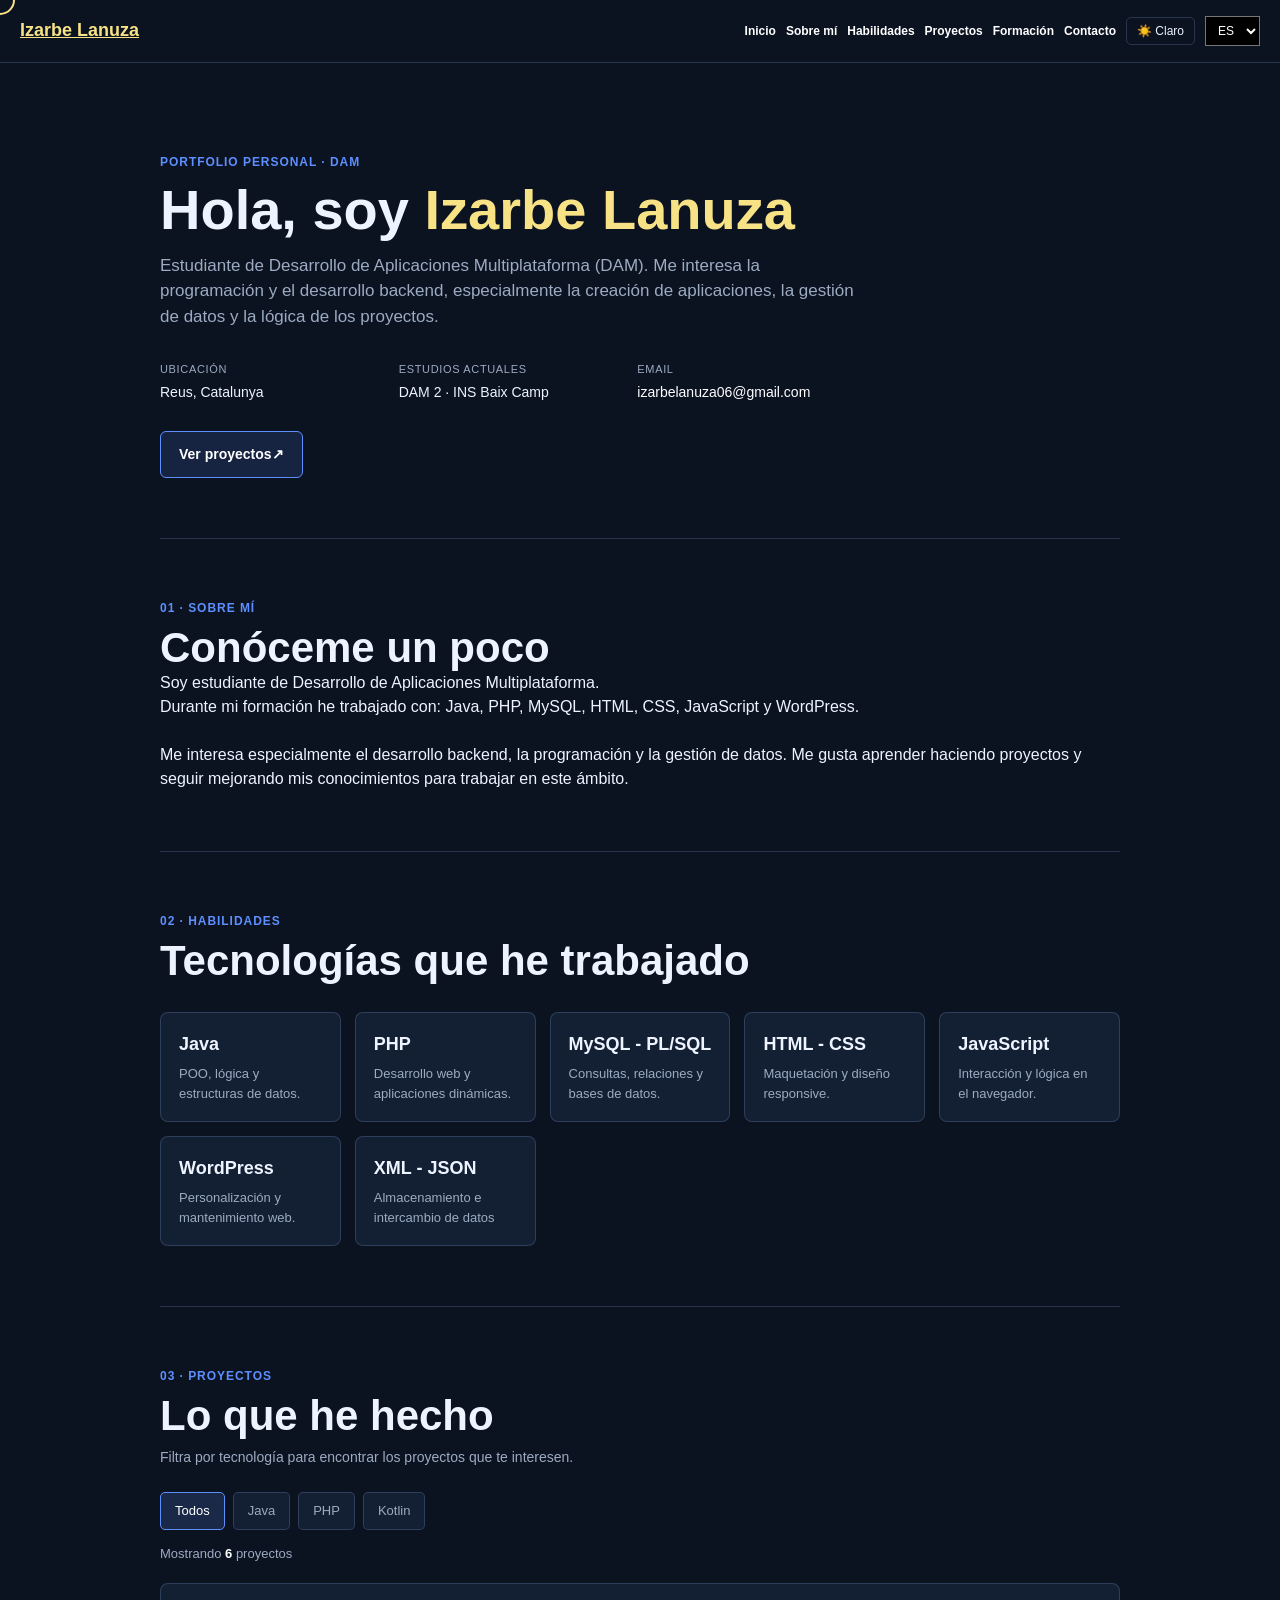
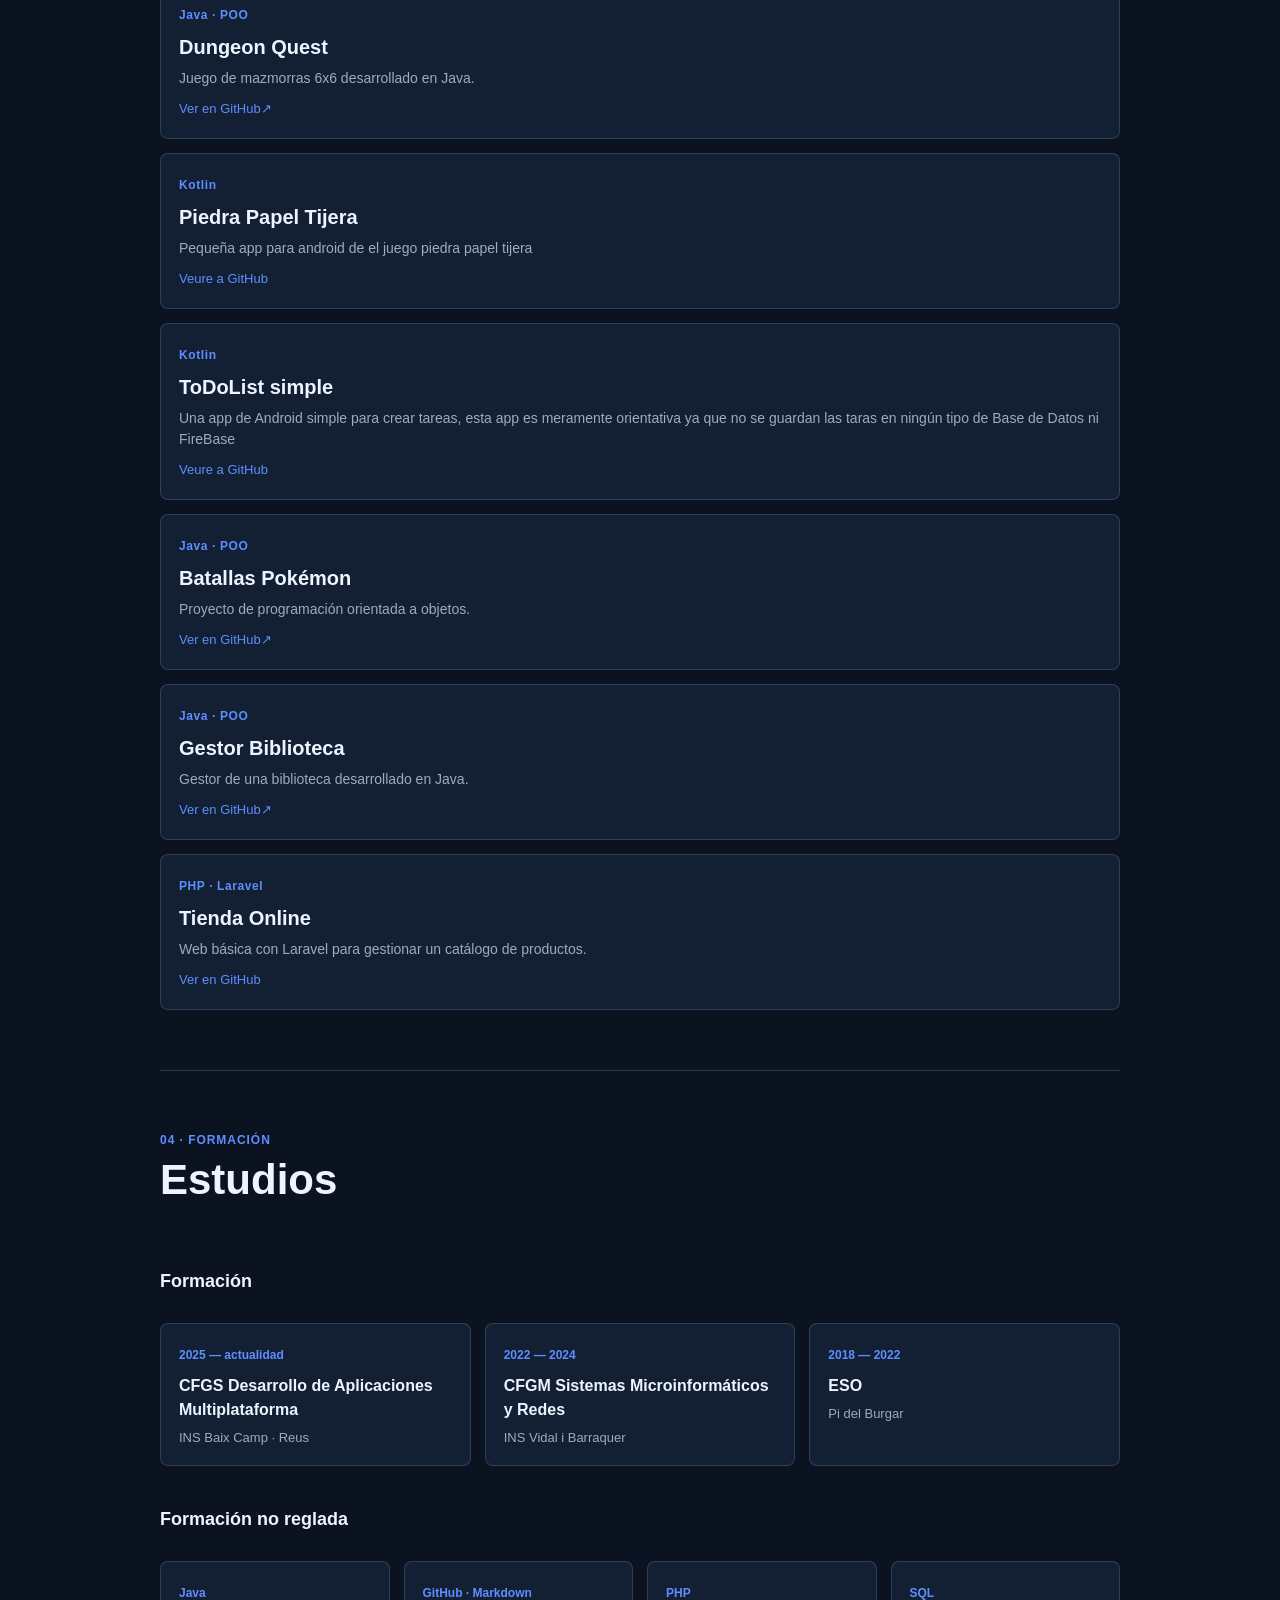
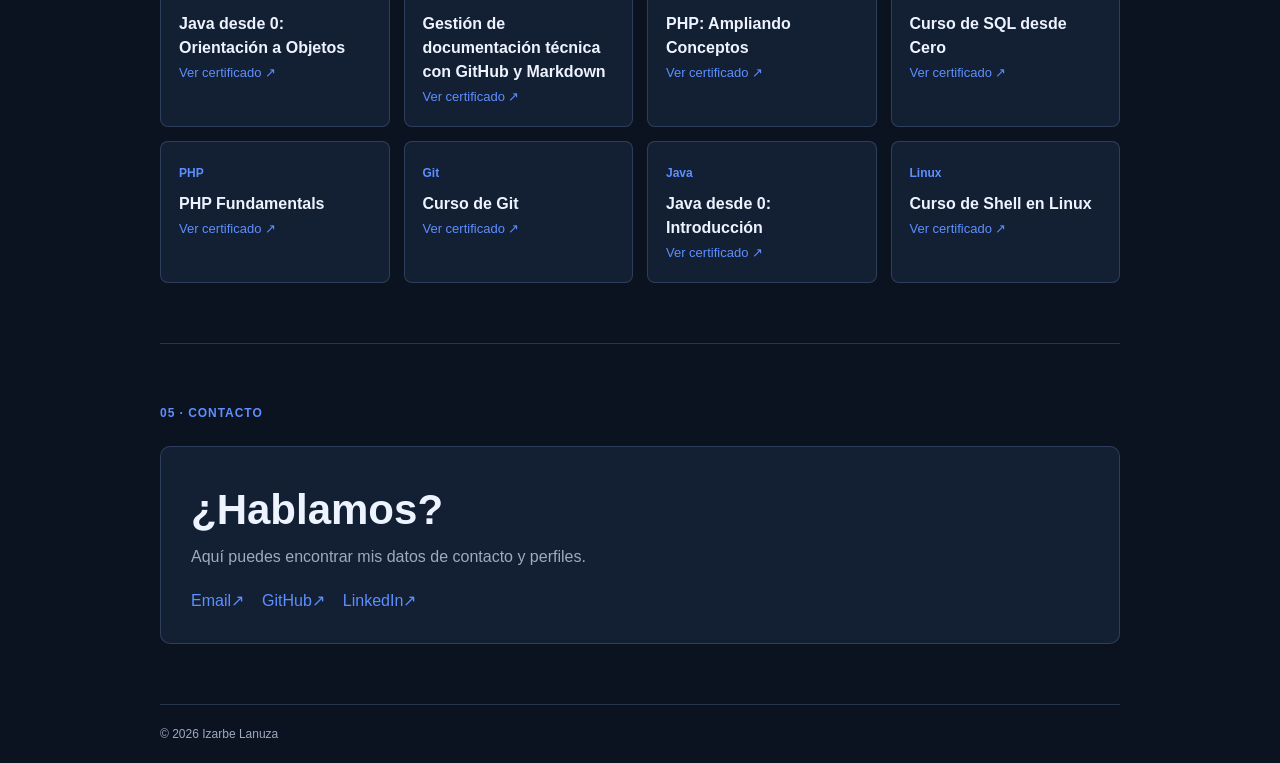
<file: index.html>
<!doctype html>
<html lang="es">
  <head>
    <meta charset="UTF-8" />
    <meta name="viewport" content="width=device-width, initial-scale=1.0" />
    <meta name="description" content="Portfolio personal de Izarbe Lanuza" />
    <title>Izarbe Lanuza · Portfolio</title>
    <link rel="stylesheet" href="css/style.css" />
    <link rel="icon" type="image/png" href="img/logo.png" />
  </head>

  <body>
    <div class="cursor"></div>
    <header class="cabecera">
      <a class="tituloAmarillo" href="#inicio">Izarbe Lanuza</a>

      <nav class="navegacion">
        <a class="linkAmarillo" href="#inicio"><strong>Inicio</strong></a>
        <a class="linkAmarillo" href="#sobre-mi"><strong>Sobre mí</strong></a>
        <a class="linkAmarillo" href="#habilidades"><strong>Habilidades</strong></a>
        <a class="linkAmarillo" href="#proyectos"><strong>Proyectos</strong></a>
        <a class="linkAmarillo" href="#formacion"><strong>Formación</strong></a>
        <a class="linkAmarillo" href="#contacto"><strong>Contacto</strong></a>
        <button id="boton-tema" type="button" aria-label="Cambiar tema">☀️ Claro</button>
      
        <select id="selector-idioma" style="color: white; background-color: black;" aria-label="Seleccionar idioma" aria-placeholder="ES">
          <option value="index.html" selected>ES</option>
          <option value="index_ca.html">CA</option>
          <option value="index_en.html">EN</option>
        </select>
      </nav>
    </header>

    <main id="contenido">
      <section id="inicio" class="contenedor-seccion hero">
        <p class="etiqueta-pequena">Portfolio personal · DAM</p>
        <h1>Hola, soy <span class="amarillo">Izarbe Lanuza</span></h1>

        <p class="introduccion">
          Estudiante de Desarrollo de Aplicaciones Multiplataforma (DAM). Me
          interesa la programación y el desarrollo backend, especialmente la
          creación de aplicaciones, la gestión de datos y la lógica de los
          proyectos.
        </p>

        <dl class="informacion-rapida">
          <div>
            <dt>Ubicación</dt>
            <dd>Reus, Catalunya</dd>
          </div>

          <div>
            <dt>Estudios actuales</dt>
            <dd>DAM 2 · INS Baix Camp</dd>
          </div>

          <div>
            <dt>Email</dt>
            <dd>
              <a class="mail" style="color: white" href="mailto:izarbelanuza06@gmail.com" target="_blank">izarbelanuza06@gmail.com</a>
            </dd>
          </div>
        </dl>

        <a class="linkAmarillo boton-principal" href="#proyectos">Ver proyectos↗</a>
      </section>

      <section id="sobre-mi" class="contenedor-seccion bloque-seccion" aria-labelledby="titulo-sobre-mi">
        <p class="etiqueta-pequena">01 · Sobre mí</p>
        <h2 id="titulo-sobre-mi">Conóceme un poco</h2>

        <p>
          Soy estudiante de Desarrollo de Aplicaciones Multiplataforma. <br />
          Durante mi formación he trabajado con: Java, PHP, MySQL, HTML, CSS,
          JavaScript y WordPress.
        </p>

        <br />

        <p>
          Me interesa especialmente el desarrollo backend, la programación y la
          gestión de datos. Me gusta aprender haciendo proyectos y seguir
          mejorando mis conocimientos para trabajar en este ámbito.
        </p>
      </section>

      <section id="habilidades" class="contenedor-seccion bloque-seccion" aria-labelledby="titulo-habilidades">
        <p class="etiqueta-pequena">02 · Habilidades</p>
        <h2 id="titulo-habilidades">Tecnologías que he trabajado</h2>

        <ul class="rejilla-habilidades">
          <li class="tarjeta-habilidad">
            <h3>Java</h3>
            <p>POO, lógica y estructuras de datos.</p>
          </li>

          <li class="tarjeta-habilidad">
            <h3>PHP</h3>
            <p>Desarrollo web y aplicaciones dinámicas.</p>
          </li>

          <li class="tarjeta-habilidad">
            <h3>MySQL - PL/SQL</h3>
            <p>Consultas, relaciones y bases de datos.</p>
          </li>

          <li class="tarjeta-habilidad">
            <h3>HTML - CSS</h3>
            <p>Maquetación y diseño responsive.</p>
          </li>

          <li class="tarjeta-habilidad">
            <h3>JavaScript</h3>
            <p>Interacción y lógica en el navegador.</p>
          </li>

          <li class="tarjeta-habilidad">
            <h3>WordPress</h3>
            <p>Personalización y mantenimiento web.</p>
          </li>

          <li class="tarjeta-habilidad">
            <h3>XML - JSON</h3>
            <p>Almacenamiento e intercambio de datos</p>
          </li>
        </ul>
      </section>

      <section id="proyectos" class="contenedor-seccion bloque-seccion" aria-labelledby="titulo-proyectos">
        <p class="etiqueta-pequena">03 · Proyectos</p>
        <h2 id="titulo-proyectos">Lo que he hecho</h2>

        <p class="nota-seccion">
          Filtra por tecnología para encontrar los proyectos que te interesen.
        </p>

        <div class="filtros" role="group" aria-label="Filtrar proyectos por tecnología">
          <button class="activo" data-filtro="todos" aria-pressed="true">Todos</button>
          <button data-filtro="java" aria-pressed="false">Java</button>
          <button data-filtro="php" aria-pressed="false">PHP</button>
          <button data-filtro="kotlin" aria-pressed="false">Kotlin</button>
        </div>

        <p class="estado-filtro" aria-live="polite">
          Mostrando <strong id="cantidad-proyectos">3</strong> proyectos
        </p>

        <ul class="lista-proyectos">
          <li class="tarjeta-proyecto" data-categoria="java">
            <span class="tipo-proyecto">Java · POO</span>
            <h3>Dungeon Quest</h3>
            <p>Juego de mazmorras 6x6 desarrollado en Java.</p>
            <a class="linkAmarillo" href="https://github.com/TheIza/DungeonQuest-Proyecto-AEA2" target="_blank">Ver en GitHub↗</a>
          </li>

          <li class="tarjeta-proyecto" data-categoria="kotlin">
            <span class="tipo-proyecto">Kotlin</span>
            <h3>Piedra Papel Tijera</h3>
            <p>Pequeña app para android de el juego piedra papel tijera</p>
            <a class="linkAmarillo" href="https://github.com/TheIza/PiedraPapelTijera" target="_blank">Veure a GitHub</a>
          </li>

          <li class="tarjeta-proyecto" data-categoria="kotlin">
            <span class="tipo-proyecto">Kotlin</span>
            <h3>ToDoList simple</h3>
            <p>Una app de Android simple para crear tareas, esta app es meramente orientativa ya que no se guardan las taras en ningún tipo de Base de Datos ni FireBase</p>
            <a class="linkAmarillo" href="https://github.com/TheIza/ToDoList_basica" target="_blank">Veure a GitHub</a>
          </li>

          <li class="tarjeta-proyecto" data-categoria="java">
            <span class="tipo-proyecto">Java · POO</span>
            <h3>Batallas Pokémon</h3>
            <p>Proyecto de programación orientada a objetos.</p>
            <a class="linkAmarillo" href="https://github.com/TheIza/PokMonPOO" target="_blank">Ver en GitHub↗</a>
          </li>

          <li class="tarjeta-proyecto" data-categoria="java">
            <span class="tipo-proyecto">Java · POO</span>
            <h3>Gestor Biblioteca</h3>
            <p>Gestor de una biblioteca desarrollado en Java.</p>
            <a class="linkAmarillo" href="https://github.com/lilydmzz/biblioteca-izlyma" target="_blank">Ver en GitHub↗</a>
          </li>

          <li class="tarjeta-proyecto" data-categoria="php">
            <span class="tipo-proyecto">PHP · Laravel</span>
            <h3>Tienda Online</h3>
            <p>
              Web básica con Laravel para gestionar un catálogo de productos.
            </p>
            <a class="linkAmarillo" href="https://github.com/TheIza/LetsPlay_laravel_AEA5_APIs" target="_blank">Ver en GitHub</a>
          </li>
        </ul>
      </section>

      <section id="formacion" class="contenedor-seccion bloque-seccion" aria-labelledby="titulo-formacion">
        <p class="etiqueta-pequena">04 · Formación</p>
        <h2 id="titulo-formacion">Estudios</h2>
        <br>
        <h3 class="titulo-certificados">Formación</h3>

        <ul class="rejilla-formacion">
          <li class="tarjeta-formacion">
            <span>2025 — actualidad</span>
            <h3>CFGS Desarrollo de Aplicaciones Multiplataforma</h3>
            <p>INS Baix Camp · Reus</p>
          </li>

          <li class="tarjeta-formacion">
            <span>2022 — 2024</span>
            <h3>CFGM Sistemas Microinformáticos y Redes</h3>
            <p>INS Vidal i Barraquer</p>
          </li>

          <li class="tarjeta-formacion">
            <span>2018 — 2022</span>
            <h3>ESO</h3>
            <p>Pi del Burgar</p>
          </li>
        </ul>

        <h3 class="titulo-certificados">Formación no reglada</h3>

        <ul class="rejilla-formacion">
          <li class="tarjeta-formacion">
            <span>Java</span>
            <h3>Java desde 0: Orientación a Objetos</h3>
            <a class="linkAmarillo" href="https://openwebinars.net/cert/v8Ip" target="_blank" rel="noopener">Ver certificado ↗</a>
          </li>

          <li class="tarjeta-formacion">
            <span>GitHub · Markdown</span>
            <h3>Gestión de documentación técnica con GitHub y Markdown</h3>
            <a class="linkAmarillo" href="https://openwebinars.net/cert/rXat" target="_blank" rel="noopener">Ver certificado ↗</a>
          </li>

          <li class="tarjeta-formacion">
            <span>PHP</span>
            <h3>PHP: Ampliando Conceptos</h3>
            <a class="linkAmarillo" href="https://openwebinars.net/cert/tMzc" target="_blank" rel="noopener">Ver certificado ↗</a>
          </li>

          <li class="tarjeta-formacion">
            <span>SQL</span>
            <h3>Curso de SQL desde Cero</h3>
            <a class="linkAmarillo" href="https://openwebinars.net/cert/QHpx" target="_blank" rel="noopener">Ver certificado ↗</a>
          </li>

          <li class="tarjeta-formacion">
            <span>PHP</span>
            <h3>PHP Fundamentals</h3>
            <a class="linkAmarillo" href="https://openwebinars.net/cert/SZAe" target="_blank" rel="noopener">Ver certificado ↗</a>
          </li>

          <li class="tarjeta-formacion">
            <span>Git</span>
            <h3>Curso de Git</h3>
            <a class="linkAmarillo" href="https://openwebinars.net/cert/S8x0" target="_blank" rel="noopener">Ver certificado ↗</a>
          </li>

          <li class="tarjeta-formacion">
            <span>Java</span>
            <h3>Java desde 0: Introducción</h3>
            <a class="linkAmarillo" href="https://openwebinars.net/cert/JAlq" target="_blank" rel="noopener">Ver certificado ↗</a>
          </li>

          <li class="tarjeta-formacion">
            <span>Linux</span>
            <h3>Curso de Shell en Linux</h3>
            <a class="linkAmarillo" href="https://openwebinars.net/cert/rJbv" target="_blank" rel="noopener">Ver certificado ↗</a>
          </li>
        </ul>
      </section>

      <section id="contacto" class="contenedor-seccion bloque-seccion" aria-labelledby="titulo-contacto">
        <p class="etiqueta-pequena">05 · Contacto</p>
        <br>

        <div class="tarjeta-contacto">
          <h2 id="titulo-contacto">¿Hablamos?</h2>
          <p>Aquí puedes encontrar mis datos de contacto y perfiles.</p>

          <ul class="enlaces-contacto">
            <li>
              <a class="linkAmarillo" href="mailto:izarbelanuza06@gmail.com" target="_blank">Email↗</a>
            </li>

            <li>
              <a class="linkAmarillo" href="https://github.com/TheIza" target="_blank">GitHub↗</a>
            </li>

            <li>
              <a class="linkAmarillo" href="https://www.linkedin.com/in/izarbe-lanuza-555a0925a/" target="_blank">LinkedIn↗</a>
            </li>
          </ul>
        </div>
      </section>
    </main>

    <footer class="pie-pagina">
      <span>© 2026 Izarbe Lanuza</span>
    </footer>

    <script src="js/script.js"></script>
  </body>
</html>
</file>
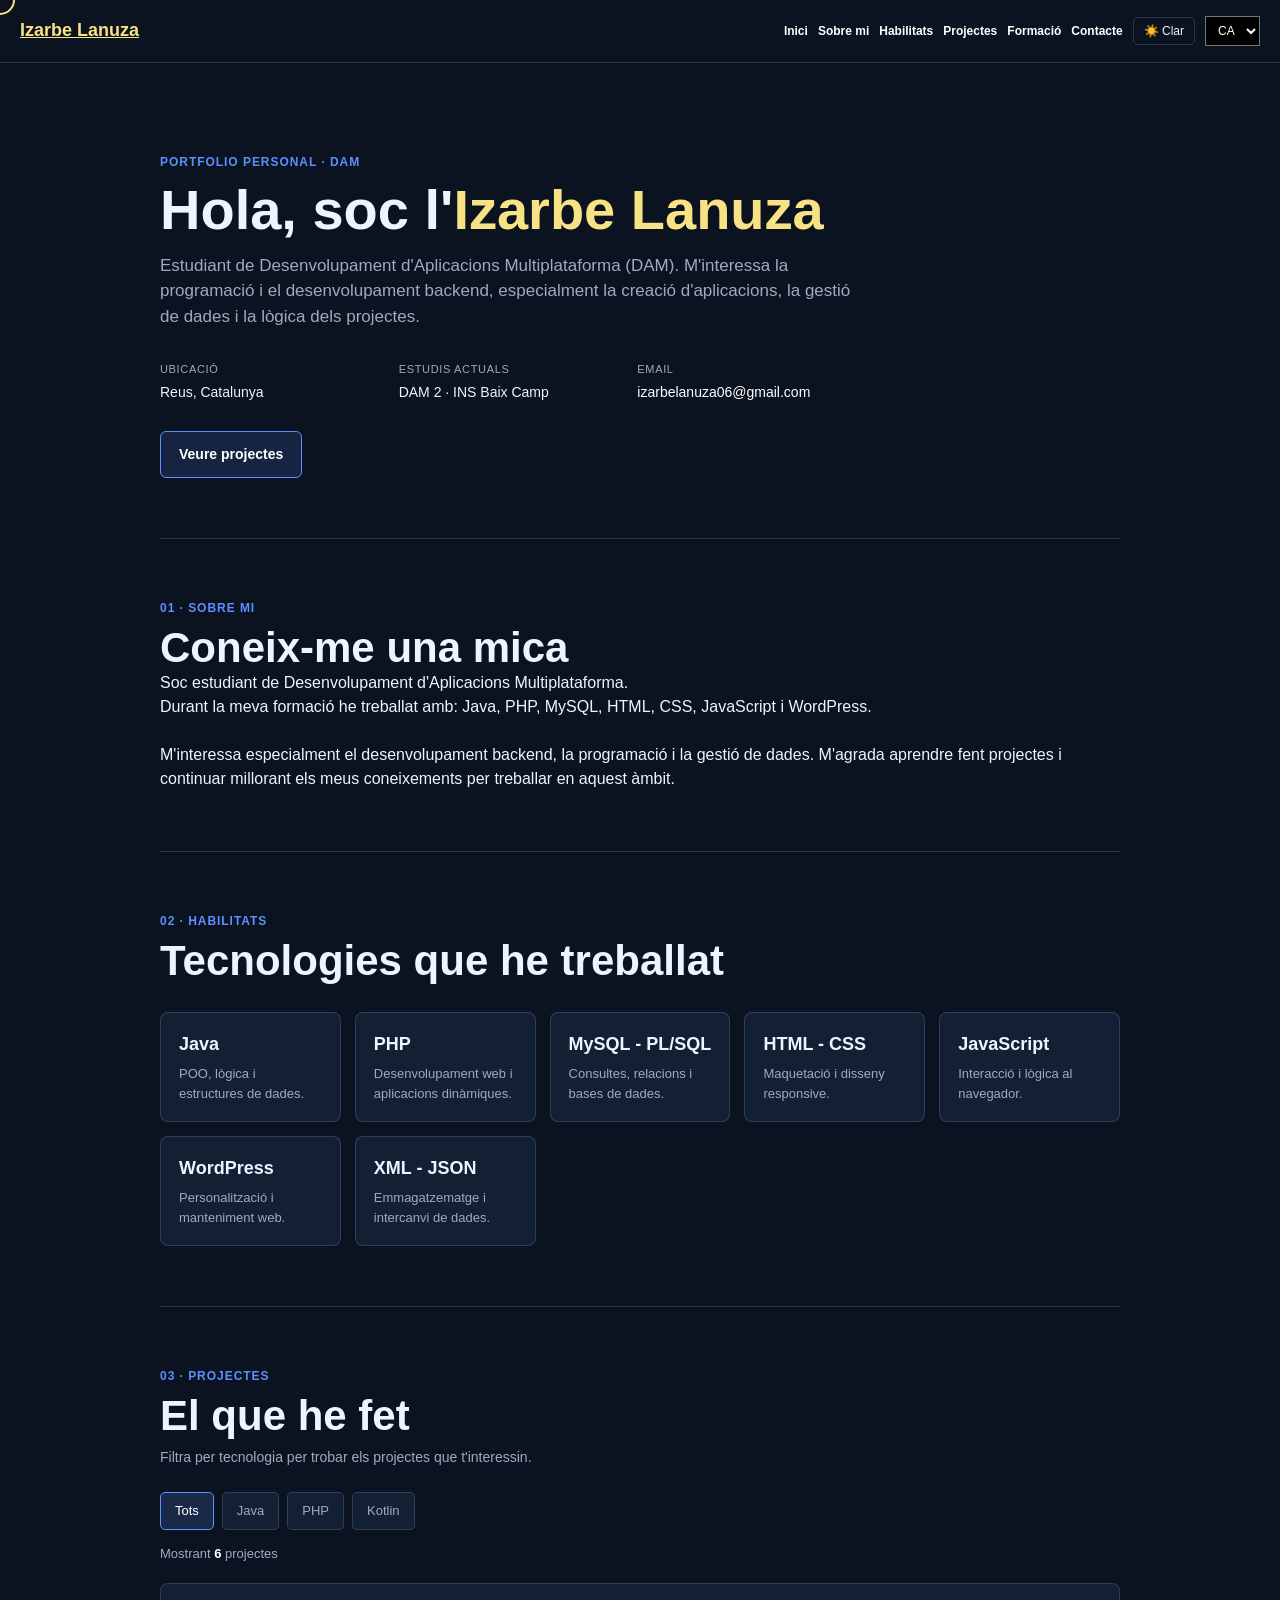
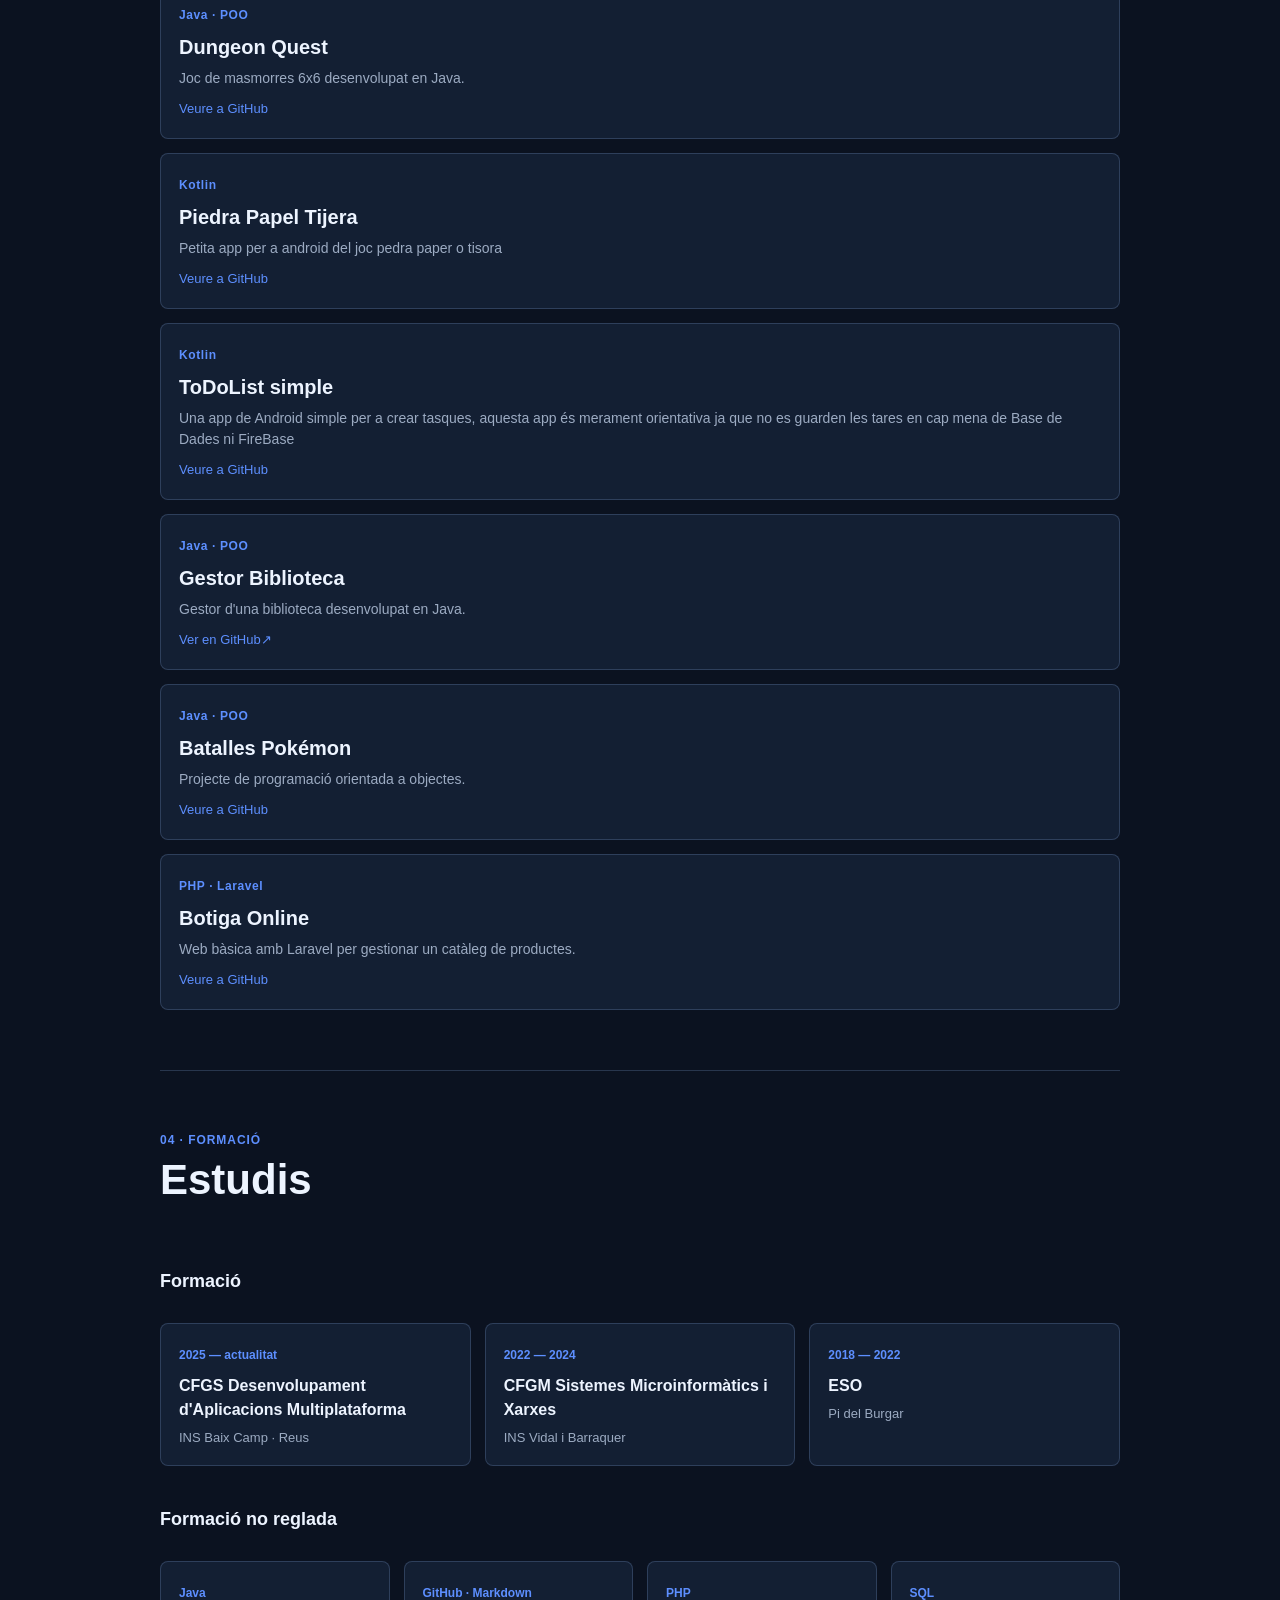
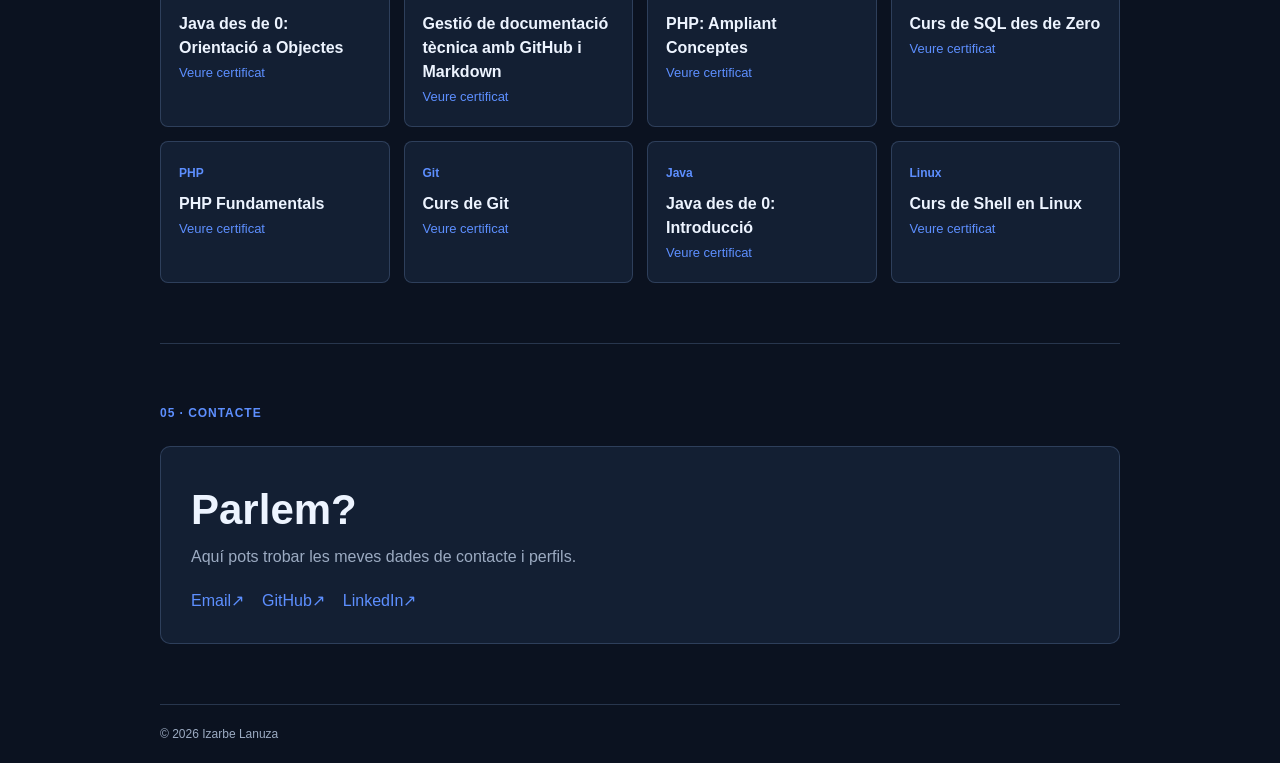
<file: index_ca.html>
<!doctype html>
<html lang="ca">
  <head>
    <meta charset="UTF-8" />
    <meta name="viewport" content="width=device-width, initial-scale=1.0" />
    <meta name="description" content="Portfolio personal d'Izarbe Lanuza" />
    <title>Izarbe Lanuza · Portfolio</title>
    <link rel="stylesheet" href="css/style.css" />
    <link rel="icon" type="image/png" href="img/logo.png" />
  </head>

  <body>
    <div class="cursor"></div>
    <header class="cabecera">
      <a class="tituloAmarillo" href="#inicio">Izarbe Lanuza</a>

      <nav class="navegacion">
        <a class="linkAmarillo" href="#inicio"><strong>Inici</strong></a>
        <a class="linkAmarillo" href="#sobre-mi"><strong>Sobre mi</strong></a>
        <a class="linkAmarillo" href="#habilidades"><strong>Habilitats</strong></a>
        <a class="linkAmarillo" href="#proyectos"><strong>Projectes</strong></a>
        <a class="linkAmarillo" href="#formacion"><strong>Formació</strong></a>
        <a class="linkAmarillo" href="#contacto"><strong>Contacte</strong></a>

        <button id="boton-tema" type="button" aria-label="Canviar tema"> ☀️ Clar </button>

        <select id="selector-idioma" style="color: white; background-color: black;" aria-label="Seleccionar idioma" aria-placeholder="CA">
          <option value="index.html">ES</option>
          <option value="index_ca.html" selected>CA</option>
          <option value="index_en.html">EN</option>
        </select>
      </nav>
    </header>

    <main id="contenido">
      <section id="inicio" class="contenedor-seccion hero">
        <p class="etiqueta-pequena">Portfolio personal · DAM</p>
        <h1>Hola, soc l'<span class="amarillo">Izarbe Lanuza</span></h1>

        <p class="introduccion">Estudiant de Desenvolupament d'Aplicacions Multiplataforma (DAM). M'interessa la programació i el desenvolupament backend, especialment la creació d'aplicacions, la gestió de dades i la lògica dels projectes.</p>

        <dl class="informacion-rapida">
          <div>
            <dt>Ubicació</dt>
            <dd>Reus, Catalunya</dd>
          </div>

          <div>
            <dt>Estudis actuals</dt>
            <dd>DAM 2 · INS Baix Camp</dd>
          </div>

          <div>
            <dt>Email</dt>
            <dd><a class="mail" style="color: white" href="mailto:izarbelanuza06@gmail.com" target="_blank">izarbelanuza06@gmail.com</a></dd>
          </div>
        </dl>

        <a class="linkAmarillo boton-principal" href="#proyectos">Veure projectes</a>
      </section>

      <section
        id="sobre-mi"
        class="contenedor-seccion bloque-seccion"
        aria-labelledby="titulo-sobre-mi"
      >
        <p class="etiqueta-pequena">01 · Sobre mi</p>
        <h2 id="titulo-sobre-mi">Coneix-me una mica</h2>

        <p>Soc estudiant de Desenvolupament d'Aplicacions Multiplataforma.<br />Durant la meva formació he treballat amb: Java, PHP, MySQL, HTML, CSS, JavaScript i WordPress.</p>

        <br />

        <p>M'interessa especialment el desenvolupament backend, la programació i la gestió de dades. M'agrada aprendre fent projectes i continuar millorant els meus coneixements per treballar en aquest àmbit.</p>
      </section>

      <section
        id="habilidades"
        class="contenedor-seccion bloque-seccion"
        aria-labelledby="titulo-habilidades"
      >
        <p class="etiqueta-pequena">02 · Habilitats</p>
        <h2 id="titulo-habilidades">Tecnologies que he treballat</h2>

        <ul class="rejilla-habilidades">
          <li class="tarjeta-habilidad">
            <h3>Java</h3>
            <p>POO, lògica i estructures de dades.</p>
          </li>

          <li class="tarjeta-habilidad">
            <h3>PHP</h3>
            <p>Desenvolupament web i aplicacions dinàmiques.</p>
          </li>

          <li class="tarjeta-habilidad">
            <h3>MySQL - PL/SQL</h3>
            <p>Consultes, relacions i bases de dades.</p>
          </li>

          <li class="tarjeta-habilidad">
            <h3>HTML - CSS</h3>
            <p>Maquetació i disseny responsive.</p>
          </li>

          <li class="tarjeta-habilidad">
            <h3>JavaScript</h3>
            <p>Interacció i lògica al navegador.</p>
          </li>

          <li class="tarjeta-habilidad">
            <h3>WordPress</h3>
            <p>Personalització i manteniment web.</p>
          </li>

          <li class="tarjeta-habilidad">
            <h3>XML - JSON</h3>
            <p>Emmagatzematge i intercanvi de dades.</p>
          </li>
        </ul>
      </section>

      <section
        id="proyectos"
        class="contenedor-seccion bloque-seccion"
        aria-labelledby="titulo-proyectos"
      >
        <p class="etiqueta-pequena">03 · Projectes</p>
        <h2 id="titulo-proyectos">El que he fet</h2>

        <p class="nota-seccion">Filtra per tecnologia per trobar els projectes que t'interessin.</p>

        <div
          class="filtros"
          role="group"
          aria-label="Filtrar projectes per tecnologia"
        >
          <button class="activo" data-filtro="todos" aria-pressed="true">
            Tots
          </button>
          <button data-filtro="java" aria-pressed="false">Java</button>
          <button data-filtro="php" aria-pressed="false">PHP</button>
          <button data-filtro="kotlin" aria-pressed="false">Kotlin</button>
        </div>

        <p class="estado-filtro" aria-live="polite">Mostrant <strong id="cantidad-proyectos">3</strong> projectes</p>

        <ul class="lista-proyectos">
          <li class="tarjeta-proyecto" data-categoria="java">
            <span class="tipo-proyecto">Java · POO</span>
            <h3>Dungeon Quest</h3>
            <p>Joc de masmorres 6x6 desenvolupat en Java.</p>
            <a class="linkAmarillo" href="https://github.com/TheIza/DungeonQuest-Proyecto-AEA2" target="_blank">Veure a GitHub</a>
          </li>

          <li class="tarjeta-proyecto" data-categoria="kotlin">
            <span class="tipo-proyecto">Kotlin</span>
            <h3>Piedra Papel Tijera</h3>
            <p>Petita app per a android del joc pedra paper o tisora</p>
            <a class="linkAmarillo" href="https://github.com/TheIza/PiedraPapelTijera" target="_blank">Veure a GitHub</a>
          </li>

          <li class="tarjeta-proyecto" data-categoria="kotlin">
            <span class="tipo-proyecto">Kotlin</span>
            <h3>ToDoList simple</h3>
            <p>Una app de Android simple per a crear tasques, aquesta app és merament orientativa ja que no es guarden les tares en cap mena de Base de Dades ni FireBase</p>
            <a class="linkAmarillo" href="https://github.com/TheIza/ToDoList_basica" target="_blank">Veure a GitHub</a>
          </li>
          

          <li class="tarjeta-proyecto" data-categoria="java">
            <span class="tipo-proyecto">Java · POO</span>
            <h3>Gestor Biblioteca</h3>
            <p>Gestor d'una biblioteca desenvolupat en Java.</p>
            <a class="linkAmarillo" href="https://github.com/lilydmzz/biblioteca-izlyma" target="_blank">Ver en GitHub↗</a>
          </li>

          <li class="tarjeta-proyecto" data-categoria="java">
            <span class="tipo-proyecto">Java · POO</span>
            <h3>Batalles Pokémon</h3>
            <p>Projecte de programació orientada a objectes.</p>
            <a class="linkAmarillo" href="https://github.com/TheIza/PokMonPOO" target="_blank">Veure a GitHub</a>
          </li>

          <li class="tarjeta-proyecto" data-categoria="php">
            <span class="tipo-proyecto">PHP · Laravel</span>
            <h3>Botiga Online</h3>
            <p>Web bàsica amb Laravel per gestionar un catàleg de productes.</p>
            <a class="linkAmarillo" href="https://github.com/TheIza/LetsPlay_laravel_AEA5_APIs" target="_blank">Veure a GitHub</a>
          </li>
        </ul>
      </section>

      <section
        id="formacion"
        class="contenedor-seccion bloque-seccion"
        aria-labelledby="titulo-formacion"
      >
        <p class="etiqueta-pequena">04 · Formació</p>
        <h2 id="titulo-formacion">Estudis</h2>
        <br />

        <h3 class="titulo-certificados">Formació</h3>

        <ul class="rejilla-formacion">
          <li class="tarjeta-formacion">
            <span>2025 — actualitat</span>
            <h3>CFGS Desenvolupament d'Aplicacions Multiplataforma</h3>
            <p>INS Baix Camp · Reus</p>
          </li>

          <li class="tarjeta-formacion">
            <span>2022 — 2024</span>
            <h3>CFGM Sistemes Microinformàtics i Xarxes</h3>
            <p>INS Vidal i Barraquer</p>
          </li>

          <li class="tarjeta-formacion">
            <span>2018 — 2022</span>
            <h3>ESO</h3>
            <p>Pi del Burgar</p>
          </li>
        </ul>

        <h3 class="titulo-certificados">Formació no reglada</h3>

        <ul class="rejilla-formacion">
          <li class="tarjeta-formacion">
            <span>Java</span>
            <h3>Java des de 0: Orientació a Objectes</h3>
            <a class="linkAmarillo" href="https://openwebinars.net/cert/v8Ip" target="_blank" rel="noopener">Veure certificat</a>
          </li>

          <li class="tarjeta-formacion">
            <span>GitHub · Markdown</span>
            <h3>Gestió de documentació tècnica amb GitHub i Markdown</h3>
            <a class="linkAmarillo" href="https://openwebinars.net/cert/rXat" target="_blank" rel="noopener">Veure certificat</a>
          </li>

          <li class="tarjeta-formacion">
            <span>PHP</span>
            <h3>PHP: Ampliant Conceptes</h3>
            <a class="linkAmarillo" href="https://openwebinars.net/cert/tMzc" target="_blank" rel="noopener">Veure certificat</a>
          </li>

          <li class="tarjeta-formacion">
            <span>SQL</span>
            <h3>Curs de SQL des de Zero</h3>
            <a class="linkAmarillo" href="https://openwebinars.net/cert/QHpx" target="_blank" rel="noopener">Veure certificat</a>
          </li>

          <li class="tarjeta-formacion">
            <span>PHP</span>
            <h3>PHP Fundamentals</h3>
            <a class="linkAmarillo" href="https://openwebinars.net/cert/SZAe" target="_blank" rel="noopener">Veure certificat</a>
          </li>

          <li class="tarjeta-formacion">
            <span>Git</span>
            <h3>Curs de Git</h3>
            <a class="linkAmarillo" href="https://openwebinars.net/cert/S8x0" target="_blank" rel="noopener">Veure certificat</a>
          </li>

          <li class="tarjeta-formacion">
            <span>Java</span>
            <h3>Java des de 0: Introducció</h3>
            <a class="linkAmarillo" href="https://openwebinars.net/cert/JAlq" target="_blank" rel="noopener">Veure certificat</a>
          </li>

          <li class="tarjeta-formacion">
            <span>Linux</span>
            <h3>Curs de Shell en Linux</h3>
            <a class="linkAmarillo" href="https://openwebinars.net/cert/rJbv" target="_blank" rel="noopener">Veure certificat</a>
          </li>
        </ul>
      </section>

      <section
        id="contacto"
        class="contenedor-seccion bloque-seccion"
        aria-labelledby="titulo-contacto"
      >
        <p class="etiqueta-pequena">05 · Contacte</p>
        <br />

        <div class="tarjeta-contacto">
          <h2 id="titulo-contacto">Parlem?</h2>

          <p>Aquí pots trobar les meves dades de contacte i perfils.</p>

          <ul class="enlaces-contacto">
            <li>
              <a class="linkAmarillo" href="mailto:izarbelanuza06@gmail.com" target="_blank">Email↗</a>
            </li>

            <li>
              <a class="linkAmarillo" href="https://github.com/TheIza" target="_blank">GitHub↗</a>
            </li>

            <li>
              <a class="linkAmarillo" href="https://www.linkedin.com/in/izarbe-lanuza-555a0925a/" target="_blank">LinkedIn↗</a>
            </li>
          </ul>
        </div>
      </section>
    </main>

    <footer class="pie-pagina">
      <span>© 2026 Izarbe Lanuza</span>
    </footer>

    <script src="js/script.js"></script>
  </body>
</html>
</file>
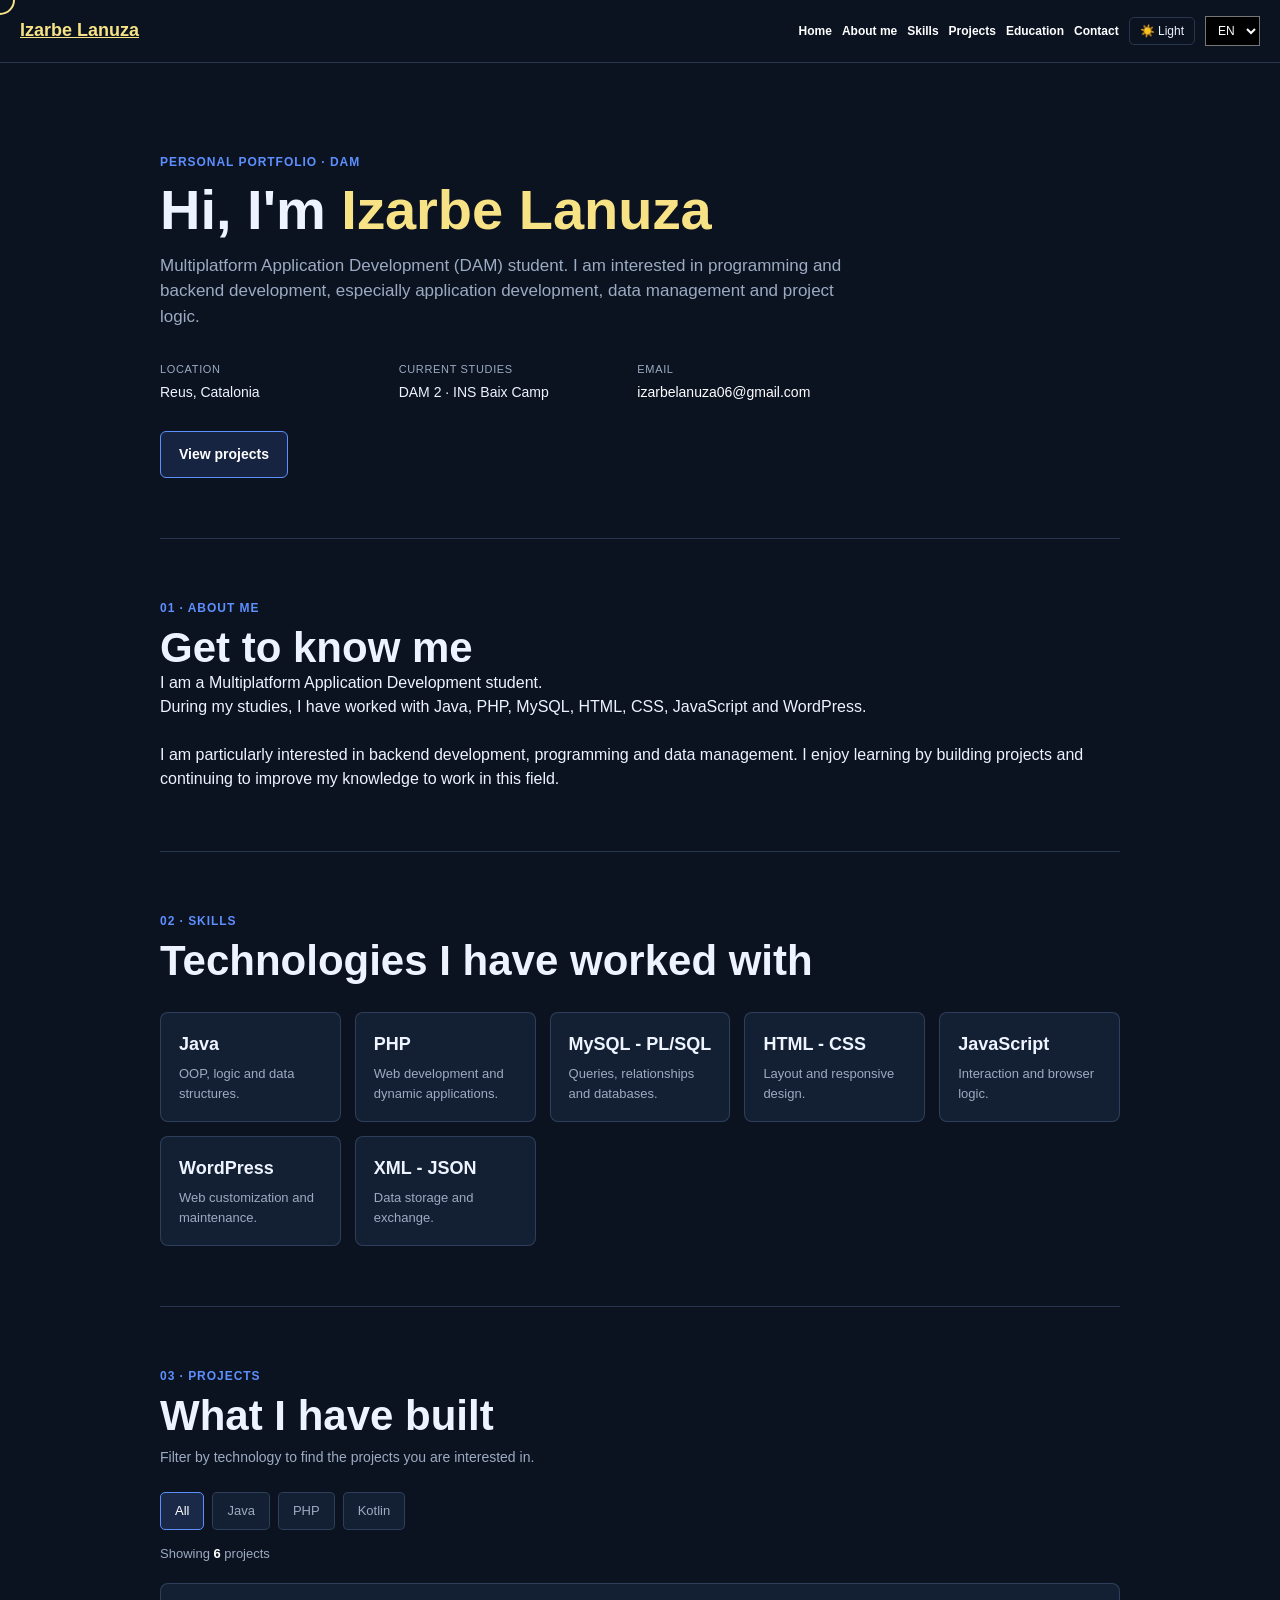
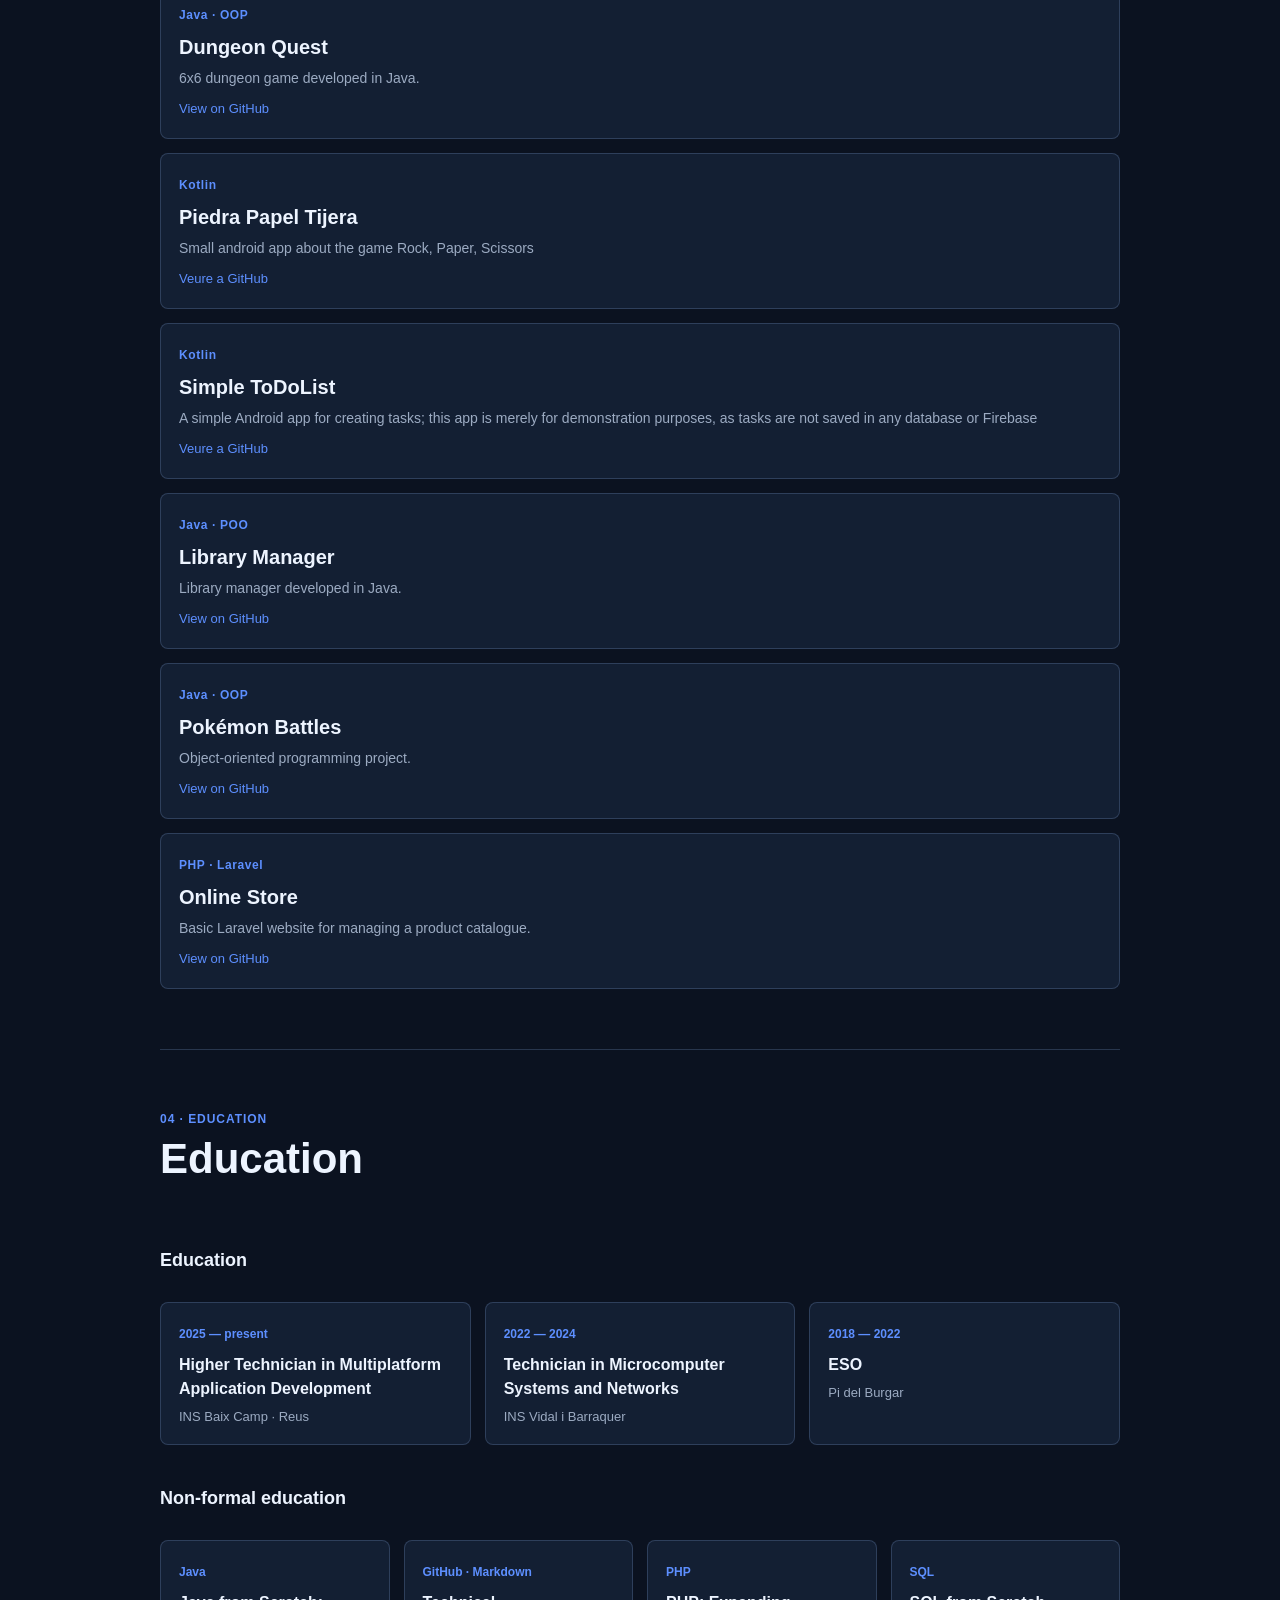
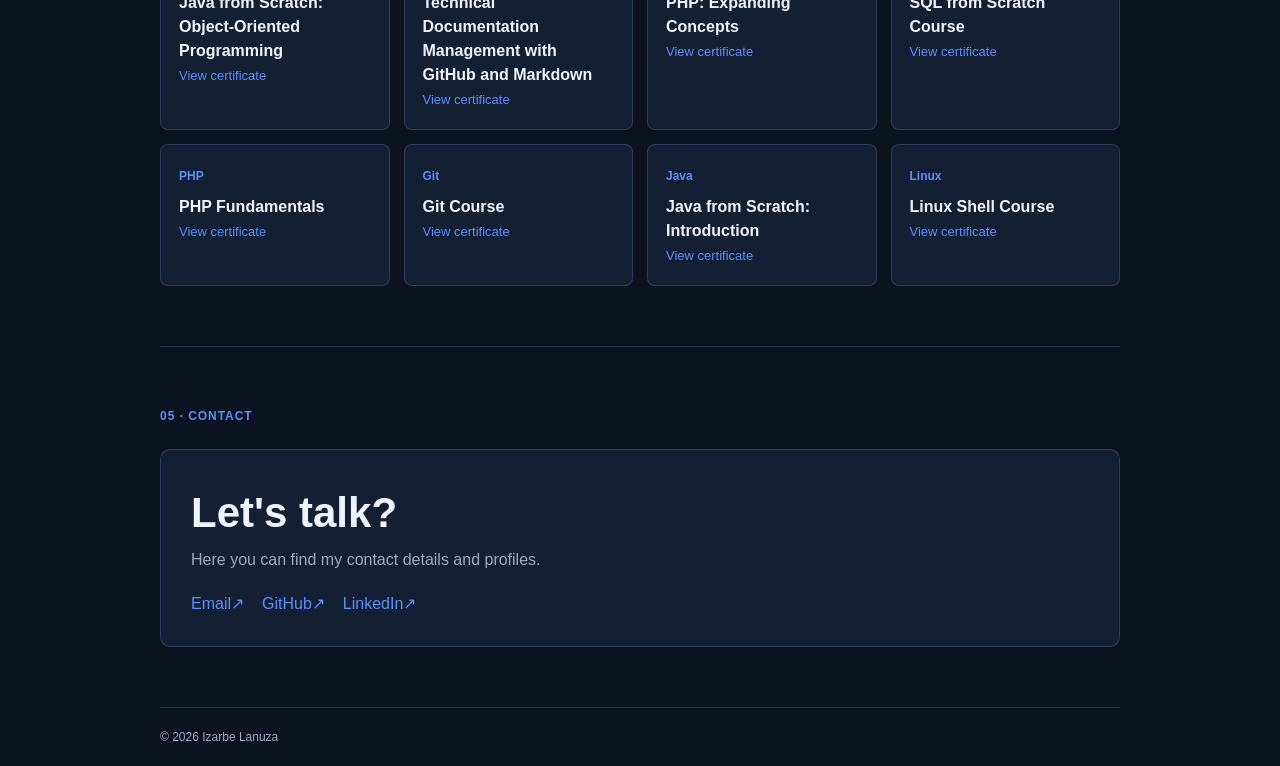
<file: index_en.html>
<!doctype html>
<html lang="en">
  <head>
    <meta charset="UTF-8" />
    <meta name="viewport" content="width=device-width, initial-scale=1.0" />
    <meta name="description" content="Izarbe Lanuza's personal portfolio" />
    <title>Izarbe Lanuza · Portfolio</title>
    <link rel="stylesheet" href="css/style.css" />
    <link rel="icon" type="image/png" href="img/logo.png" />
  </head>

  <body>
    <div class="cursor"></div>
    <header class="cabecera">
      <a class="tituloAmarillo" href="#inicio">Izarbe Lanuza</a>

      <nav class="navegacion">
        <a class="linkAmarillo" href="#inicio"><strong>Home</strong></a>
        <a class="linkAmarillo" href="#sobre-mi"><strong>About me</strong></a>
        <a class="linkAmarillo" href="#habilidades"><strong>Skills</strong></a>
        <a class="linkAmarillo" href="#proyectos"><strong>Projects</strong></a>
        <a class="linkAmarillo" href="#formacion"><strong>Education</strong></a>
        <a class="linkAmarillo" href="#contacto"><strong>Contact</strong></a>

        <button id="boton-tema" type="button" aria-label="Change theme"> ☀️ Light </button>

        <select id="selector-idioma" style="color: white; background-color: black;" aria-label="Seleccionar idioma" aria-placeholder="EN">
          <option value="index.html">ES</option>
          <option value="index_ca.html">CA</option>
          <option value="index_en.html" selected>EN</option>
        </select>
      </nav>
    </header>

    <main id="contenido">
      <section id="inicio" class="contenedor-seccion hero">
        <p class="etiqueta-pequena">Personal portfolio · DAM</p>
        <h1>Hi, I'm <span class="amarillo">Izarbe Lanuza</span></h1>

        <p class="introduccion">Multiplatform Application Development (DAM) student. I am interested in programming and backend development, especially application development, data management and project logic.</p>

        <dl class="informacion-rapida">
          <div>
            <dt>Location</dt>
            <dd>Reus, Catalonia</dd>
          </div>

          <div>
            <dt>Current studies</dt>
            <dd>DAM 2 · INS Baix Camp</dd>
          </div>

          <div>
            <dt>Email</dt>
            <dd><a class="mail" style="color: white" href="mailto:izarbelanuza06@gmail.com" target="_blank">izarbelanuza06@gmail.com</a></dd>
          </div>
        </dl>

        <a class="linkAmarillo boton-principal" href="#proyectos">View projects</a>
      </section>

      <section
        id="sobre-mi"
        class="contenedor-seccion bloque-seccion"
        aria-labelledby="titulo-sobre-mi"
      >
        <p class="etiqueta-pequena">01 · About me</p>
        <h2 id="titulo-sobre-mi">Get to know me</h2>

        <p>I am a Multiplatform Application Development student. <br />During my studies, I have worked with Java, PHP, MySQL, HTML, CSS, JavaScript and WordPress.</p>

        <br />

        <p>I am particularly interested in backend development, programming and data management. I enjoy learning by building projects and continuing to improve my knowledge to work in this field.</p>
      </section>

      <section
        id="habilidades"
        class="contenedor-seccion bloque-seccion"
        aria-labelledby="titulo-habilidades"
      >
        <p class="etiqueta-pequena">02 · Skills</p>
        <h2 id="titulo-habilidades">Technologies I have worked with</h2>

        <ul class="rejilla-habilidades">
          <li class="tarjeta-habilidad">
            <h3>Java</h3>
            <p>OOP, logic and data structures.</p>
          </li>

          <li class="tarjeta-habilidad">
            <h3>PHP</h3>
            <p>Web development and dynamic applications.</p>
          </li>

          <li class="tarjeta-habilidad">
            <h3>MySQL - PL/SQL</h3>
            <p>Queries, relationships and databases.</p>
          </li>

          <li class="tarjeta-habilidad">
            <h3>HTML - CSS</h3>
            <p>Layout and responsive design.</p>
          </li>

          <li class="tarjeta-habilidad">
            <h3>JavaScript</h3>
            <p>Interaction and browser logic.</p>
          </li>

          <li class="tarjeta-habilidad">
            <h3>WordPress</h3>
            <p>Web customization and maintenance.</p>
          </li>

          <li class="tarjeta-habilidad">
            <h3>XML - JSON</h3>
            <p>Data storage and exchange.</p>
          </li>
        </ul>
      </section>

      <section
        id="proyectos"
        class="contenedor-seccion bloque-seccion"
        aria-labelledby="titulo-proyectos"
      >
        <p class="etiqueta-pequena">03 · Projects</p>
        <h2 id="titulo-proyectos">What I have built</h2>

        <p class="nota-seccion">Filter by technology to find the projects you are interested in.</p>

        <div
          class="filtros"
          role="group"
          aria-label="Filter projects by technology"
        >
          <button class="activo" data-filtro="todos" aria-pressed="true">All</button>
          <button data-filtro="java" aria-pressed="false">Java</button>
          <button data-filtro="php" aria-pressed="false">PHP</button>
          <button data-filtro="kotlin" aria-pressed="false">Kotlin</button>
        </div>

        <p class="estado-filtro" aria-live="polite">Showing <strong id="cantidad-proyectos">3</strong> projects</p>

        <ul class="lista-proyectos">
          <li class="tarjeta-proyecto" data-categoria="java">
            <span class="tipo-proyecto">Java · OOP</span>
            <h3>Dungeon Quest</h3>
            <p>6x6 dungeon game developed in Java.</p>
            <a class="linkAmarillo" href="https://github.com/TheIza/DungeonQuest-Proyecto-AEA2" target="_blank">View on GitHub</a>
          </li>

           <li class="tarjeta-proyecto" data-categoria="kotlin">
            <span class="tipo-proyecto">Kotlin</span>
            <h3>Piedra Papel Tijera</h3>
            <p>Small android app about the game Rock, Paper, Scissors</p>
            <a class="linkAmarillo" href="https://github.com/TheIza/PiedraPapelTijera" target="_blank">Veure a GitHub</a>
          </li>
          
          <li class="tarjeta-proyecto" data-categoria="kotlin">
            <span class="tipo-proyecto">Kotlin</span>
            <h3>Simple ToDoList</h3>
            <p>A simple Android app for creating tasks; this app is merely for demonstration purposes, as tasks are not saved in any database or Firebase</p>
            <a class="linkAmarillo" href="https://github.com/TheIza/ToDoList_basica" target="_blank">Veure a GitHub</a>
          </li>

        <li class="tarjeta-proyecto" data-categoria="java">
            <span class="tipo-proyecto">Java · POO</span>
            <h3>Library Manager</h3>
            <p>Library manager developed in Java.</p>
            <a class="linkAmarillo" href="https://github.com/lilydmzz/biblioteca-izlyma" target="_blank">View on GitHub</a>
          </li>

          <li class="tarjeta-proyecto" data-categoria="java">
            <span class="tipo-proyecto">Java · OOP</span>
            <h3>Pokémon Battles</h3>
            <p>Object-oriented programming project.</p>
            <a class="linkAmarillo" href="https://github.com/TheIza/PokMonPOO" target="_blank">View on GitHub</a>
          </li>

          <li class="tarjeta-proyecto" data-categoria="php">
            <span class="tipo-proyecto">PHP · Laravel</span>
            <h3>Online Store</h3>
            <p>Basic Laravel website for managing a product catalogue.</p>
            <a class="linkAmarillo" href="https://github.com/TheIza/LetsPlay_laravel_AEA5_APIs" target="_blank">View on GitHub</a>
          </li>
        </ul>
      </section>

      <section
        id="formacion"
        class="contenedor-seccion bloque-seccion"
        aria-labelledby="titulo-formacion"
      >
        <p class="etiqueta-pequena">04 · Education</p>
        <h2 id="titulo-formacion">Education</h2>
        <br />

        <h3 class="titulo-certificados">Education</h3>

        <ul class="rejilla-formacion">
          <li class="tarjeta-formacion">
            <span>2025 — present</span>
            <h3>Higher Technician in Multiplatform Application Development</h3>
            <p>INS Baix Camp · Reus</p>
          </li>

          <li class="tarjeta-formacion">
            <span>2022 — 2024</span>
            <h3>Technician in Microcomputer Systems and Networks</h3>
            <p>INS Vidal i Barraquer</p>
          </li>

          <li class="tarjeta-formacion">
            <span>2018 — 2022</span>
            <h3>ESO</h3>
            <p>Pi del Burgar</p>
          </li>
        </ul>

        <h3 class="titulo-certificados">Non-formal education</h3>

        <ul class="rejilla-formacion">
          <li class="tarjeta-formacion">
            <span>Java</span>
            <h3>Java from Scratch: Object-Oriented Programming</h3>
            <a class="linkAmarillo" href="https://openwebinars.net/cert/v8Ip" target="_blank" rel="noopener">View certificate</a>
          </li>

          <li class="tarjeta-formacion">
            <span>GitHub · Markdown</span>
            <h3>Technical Documentation Management with GitHub and Markdown</h3>
            <a class="linkAmarillo" href="https://openwebinars.net/cert/rXat" target="_blank" rel="noopener">View certificate</a>
          </li>

          <li class="tarjeta-formacion">
            <span>PHP</span>
            <h3>PHP: Expanding Concepts</h3>
            <a class="linkAmarillo" href="https://openwebinars.net/cert/tMzc" target="_blank" rel="noopener">View certificate</a>
          </li>

          <li class="tarjeta-formacion">
            <span>SQL</span>
            <h3>SQL from Scratch Course</h3>
            <a class="linkAmarillo" href="https://openwebinars.net/cert/QHpx" target="_blank" rel="noopener">View certificate</a>
          </li>

          <li class="tarjeta-formacion">
            <span>PHP</span>
            <h3>PHP Fundamentals</h3>
            <a class="linkAmarillo" href="https://openwebinars.net/cert/SZAe" target="_blank" rel="noopener">View certificate</a>
          </li>

          <li class="tarjeta-formacion">
            <span>Git</span>
            <h3>Git Course</h3>
            <a class="linkAmarillo" href="https://openwebinars.net/cert/S8x0" target="_blank" rel="noopener">View certificate</a>
          </li>

          <li class="tarjeta-formacion">
            <span>Java</span>
            <h3>Java from Scratch: Introduction</h3>
            <a class="linkAmarillo" href="https://openwebinars.net/cert/JAlq" target="_blank" rel="noopener">View certificate</a>
          </li>

          <li class="tarjeta-formacion">
            <span>Linux</span>
            <h3>Linux Shell Course</h3>
            <a class="linkAmarillo" href="https://openwebinars.net/cert/rJbv" target="_blank" rel="noopener">View certificate</a>
          </li>
        </ul>
      </section>

      <section
        id="contacto"
        class="contenedor-seccion bloque-seccion"
        aria-labelledby="titulo-contacto"
      >
        <p class="etiqueta-pequena">05 · Contact</p>
        <br />

        <div class="tarjeta-contacto">
          <h2 id="titulo-contacto">Let's talk?</h2>

          <p>Here you can find my contact details and profiles.</p>

          <ul class="enlaces-contacto">
            <li>
              <a class="linkAmarillo" href="mailto:izarbelanuza06@gmail.com" target="_blank">Email↗</a>
            </li>

            <li>
              <a class="linkAmarillo" href="https://github.com/TheIza" target="_blank">GitHub↗</a>
            </li>

            <li>
              <a class="linkAmarillo" href="https://www.linkedin.com/in/izarbe-lanuza-555a0925a/" target="_blank">LinkedIn↗</a>
            </li>
          </ul>
        </div>
      </section>
    </main>

    <footer class="pie-pagina">
      <span>© 2026 Izarbe Lanuza</span>
    </footer>

    <script src="js/script.js"></script>
  </body>
</html>
</file>
<file: css/style.css>
:root {
  --negro: #0b1220;
  --Negro_gris: #131f33;
  --texto: #edf4ff;
  --blanco_azul: #9cabc2;
  --gris: rgba(127, 158, 209, .25);
  --azul: #5d8fff;
  --amarillo: #f7e286;
  --maximo: 960px;
}

* {
  box-sizing: border-box;
  margin: 0;
  padding: 0;
}

html {
  -webkit-text-size-adjust: 100%;
  text-size-adjust: 100%;
}

body {
  background: var(--negro);
  color: var(--texto);
  font-family: Arial, Helvetica, sans-serif;
  font-size: 16px;
  line-height: 1.5;
}

main a {
  color: var(--azul);
  text-decoration: none;
}



.contenedor-seccion {
  width: min(var(--maximo), calc(100% - 40px));
  margin: 0 auto;
}


.enlace-saltar {
  position: absolute;
  left: -999px;
  top: 0;
  background: var(--azul);
  color: #fff;
  padding: 10px 16px;
  z-index: 1000;
}

.enlace-saltar:focus {
  left: 10px;
  top: 10px;
}

a:focus-visible,
button:focus-visible {
  outline: 3px solid var(--azul);
  outline-offset: 2px;
}

.amarillo {
  color: var(--amarillo);
  font-size: inherit;
}


.cabecera {
  position: sticky;
  top: 0;
  z-index: 100;
  background-color: var(--negro);
  display: flex;
  flex-wrap: nowrap;
  align-items: center;
  justify-content: space-between;
  gap: 12px;
  padding: 16px 20px;
  border-bottom: 1px solid var(--gris);
}

.tituloAmarillo {
  font-weight: 900;
  font-size: 18px;
  color: var(--amarillo);
  white-space: nowrap;
  line-height: 1.2;
}

.navegacion {
  display: flex;
  flex-wrap: nowrap;
  align-items: center;
  justify-content: flex-end;
  gap: 10px;
  font-size: 12px;
  min-width: 0;
}

.navegacion a,
.navegacion button,
#selector-idioma {
  flex-shrink: 0;
  white-space: nowrap;
  font-size: 12px;
  line-height: 1.2;
}

.navegacion a {
  color: #fff;
  text-decoration: none;
}

@media (max-width: 1100px) {
  .cabecera {
    flex-wrap: wrap;
    justify-content: center;
  }

  .navegacion {
    flex-wrap: wrap;
    justify-content: center;
    width: 100%;
  }
}

.mail:hover{
  color: rgb(247, 226, 134) !important;
}

.navegacion a:hover,
.navegacion a:focus-visible {
  color: rgb(247, 226, 134);
  
}
.linkAmarillo:hover {
  color: rgb(247, 226, 134);
}

.etiqueta-pequena {
  color: var(--azul);
  font-size: 12px;
  font-weight: 800;
  letter-spacing: .08em;
  text-transform: uppercase;
}

.bloque-seccion {
  padding: 60px 0;
  border-top: 1px solid var(--gris);
}

.bloque-seccion h2 {
  max-width: 760px;
  margin-top: 8px;
  font-size: 42px;
  line-height: 1.1;
  text-wrap: balance;
}

.nota-seccion {
  margin-top: 8px;
  color: var(--blanco_azul);
  font-size: 14px;
}


.hero {
  padding: 90px 0 60px;
}

.hero h1 {
  max-width: 760px;
  margin-top: 12px;
  line-height: 0.96;
  font-size: clamp(36px, 5.2vw, 56px);
  text-wrap: balance;
}

.introduccion {
  max-width: 700px;
  margin-top: 16px;
  color: var(--blanco_azul);
  font-size: 17px;
  line-height: 1.5;
}

.informacion-rapida {
  display: grid;
  grid-template-columns: repeat(auto-fit, minmax(160px, 1fr));
  gap: 16px;
  max-width: 700px;
  margin-top: 32px;
}

.informacion-rapida dt {
  color: var(--blanco_azul);
  font-size: 11px;
  text-transform: uppercase;
  letter-spacing: .06em;
}

.informacion-rapida dd {
  margin-top: 4px;
  font-size: 14px;
}

.boton-principal {
  display: inline-block;
  margin-top: 28px;
  padding: 12px 18px;
  border: 1px solid var(--azul);
  border-radius: 6px;
  background: rgba(93, 143, 255, .15);
  color: #fff;
  font-weight: 700;
  font-size: 14px;
}

.boton-principal:hover,
.boton-principal:focus-visible {
  background: rgba(93, 143, 255, .3);
}


.rejilla-habilidades {
  display: grid;
  grid-template-columns: repeat(auto-fit, minmax(180px, 1fr));
  gap: 14px;
  margin-top: 28px;
  list-style: none;
}

.tarjeta-habilidad {
  padding: 18px;
  border: 1px solid var(--gris);
  border-radius: 8px;
  background: var(--Negro_gris);
}

.tarjeta-habilidad h3 {
  font-size: 18px;
}

.tarjeta-habilidad p {
  margin-top: 6px;
  color: var(--blanco_azul);
  font-size: 13px;
}


.filtros {
  display: flex;
  flex-wrap: wrap;
  gap: 8px;
  margin-top: 24px;
}

.filtros button {
  padding: 8px 14px;
  border: 1px solid var(--gris);
  border-radius: 5px;
  background: var(--Negro_gris);
  color: var(--blanco_azul);
  cursor: pointer;
  font: inherit;
  font-size: 13px;
}

.filtros button:hover,
.filtros button:focus-visible,
.filtros button.activo {
  border-color: var(--azul);
  color: #fff;
  background: rgba(93, 143, 255, .18);
}

.estado-filtro {
  margin-top: 14px;
  color: var(--blanco_azul);
  font-size: 13px;
}

.estado-filtro strong {
  color: #fff;
}

.lista-proyectos {
  margin-top: 20px;
  list-style: none;
  display: flex;
  flex-direction: column;
  gap: 14px;
}

.tarjeta-proyecto {
  padding: 18px;
  border: 1px solid var(--gris);
  border-radius: 8px;
  background: var(--Negro_gris);
}

.tipo-proyecto {
  color: var(--azul);
  font-size: 12px;
  font-weight: 700;
  letter-spacing: .05em;
}

.tarjeta-proyecto h3 {
  margin-top: 6px;
  font-size: 20px;
}

.tarjeta-proyecto p {
  margin-top: 6px;
  color: var(--blanco_azul);
  font-size: 14px;
}

.tarjeta-proyecto a {
  display: inline-block;
  margin-top: 10px;
  font-size: 13px;
}

.tarjeta-proyecto.oculto {
  display: none;
}


.rejilla-formacion {
  display: grid;
  grid-template-columns: repeat(auto-fit, minmax(200px, 1fr));
  gap: 14px;
  margin-top: 28px;
  list-style: none;
}

.tarjeta-formacion {
  padding: 18px;
  border: 1px solid var(--gris);
  border-radius: 8px;
  background: var(--Negro_gris);
}

.tarjeta-formacion span {
  color: var(--azul);
  font-size: 12px;
  font-weight: 700;
}

.tarjeta-formacion h3 {
  margin-top: 8px;
  font-size: 16px;
}

.tarjeta-formacion p {
  margin-top: 6px;
  color: var(--blanco_azul);
  font-size: 13px;
}
.tarjeta-formacion a {
  font-size: 13px;
}

.titulo-certificados {
  margin-top: 40px;
  font-size: 18px;
}

.lista-certificados {
  margin-top: 14px;
  list-style: none;
  display: grid;
  grid-template-columns: repeat(auto-fit, minmax(220px, 1fr));
  gap: 8px;
}

.lista-certificados a {
  display: inline-block;
  font-size: 13px;
}


.tarjeta-contacto {
  padding: 30px;
  border: 1px solid var(--gris);
  border-radius: 10px;
  background: var(--Negro_gris);
}

.tarjeta-contacto h2 {
  margin-top: 10px;
  font-size: clamp(28px, 5vw, 42px);
}

.tarjeta-contacto p {
  margin-top: 12px;
  color: var(--blanco_azul);
}

.enlaces-contacto {
  display: flex;
  flex-wrap: wrap;
  gap: 18px;
  margin-top: 20px;
  list-style: none;
}


.pie-pagina {
  width: min(var(--maximo), calc(100% - 40px));
  margin: 0 auto;
  padding: 20px 0;
  color: var(--blanco_azul);
  font-size: 12px;
  border-top: 1px solid var(--gris);
}

body.tema-claro .navegacion a {
  color: #182033;
}

body.tema-claro .navegacion a:hover,
body.tema-claro .navegacion a:focus-visible {
  color: #8ca5e7;
}

body.tema-claro .linkAmarillo:hover {
  color: #8ca5e7;
}



body.tema-claro {
  --negro: #f4f5f7;
  --Negro_gris: #ffffff;
  --texto: #182033;
  --blanco_azul: #596579;
  --gris: rgba(40, 50, 70, .18);
  --azul: #315fd4;
}

body.tema-claro .tituloAmarillo {
  color: #315fd4;
}
/* Cabecera */

body.tema-claro .cabecera {
  background-color: #f4f5f7;
}

body.tema-claro .navegacion a {
  color: #182033;
}

body.tema-claro .navegacion a:hover,
body.tema-claro .navegacion a:focus-visible {
  color: #315fd4;
}


/* Botón de cambio de tema */

#boton-tema {
  padding: 6px 10px;
  border: 1px solid var(--gris);
  border-radius: 5px;
  background: transparent;
  color: var(--texto);
  cursor: pointer;
  font: inherit;
  font-size: 12px;
  line-height: 1.2;
}

#selector-idioma {
  font-size: 12px;
  line-height: 1.2;
  padding: 6px 8px;
}

#boton-tema:hover,
#boton-tema:focus-visible {
  border-color: var(--azul);
  color: var(--azul);
}


/* Enlaces */

body.tema-claro main a {
  color: var(--azul);
}

body.tema-claro .mail {
  color: var(--texto) !important;
}

body.tema-claro .mail:hover {
  color: #315fd4 !important;
}


/* Botón principal */

body.tema-claro .boton-principal {
  color: var(--texto);
  background: rgba(49, 95, 212, .10);
}


/* Filtros */

body.tema-claro .filtros button {
  background: #ffffff;
  color: var(--blanco_azul);
}

body.tema-claro .filtros button:hover,
body.tema-claro .filtros button:focus-visible,
body.tema-claro .filtros button.activo {
  color: #182033;
  background: rgba(49, 95, 212, .10);
}
* {
  cursor: none !important;
}

/* Transición */

body,
.cabecera,
.tarjeta-habilidad,
.tarjeta-proyecto,
.tarjeta-formacion,
.tarjeta-contacto,
.filtros button {
  transition:
    background-color 0.25s ease,
    color 0.25s ease,
    border-color 0.25s ease;
}

.cursor {
  position: fixed;
  width: 30px;
  height: 30px;
  border: 2px solid var(--amarillo);
  border-radius: 50%;
  pointer-events: none;
  transform: translate(-50%, -50%);
  z-index: 9999;
  transition:
    width 0.2s ease,
    height 0.2s ease,
    background-color 0.2s ease,
    border-color 0.2s ease;
}

body.tema-claro .cursor {
  position: fixed;
  width: 30px;
  height: 30px;
  border: 2px solid var(--azul);
  border-radius: 50%;
  pointer-events: none;
  transform: translate(-50%, -50%);
  z-index: 9999;
  transition:
    width 0.2s ease,
    height 0.2s ease,
    background-color 0.2s ease,
    border-color 0.2s ease;
}

body.tema-claro .cursor.grande {
  width: 45px;
  height: 45px;
  background-color: rgba(156, 171, 194, 0.25);
  border-color: #9cabc2;
}

.cursor.grande {
  width: 45px;
  height: 45px;
  background-color: rgba(156, 171, 194, 0.25);
  border-color: #9cabc2;
}

body.tema-claro .amarillo {
  color: var(--azul);
}
</file>
